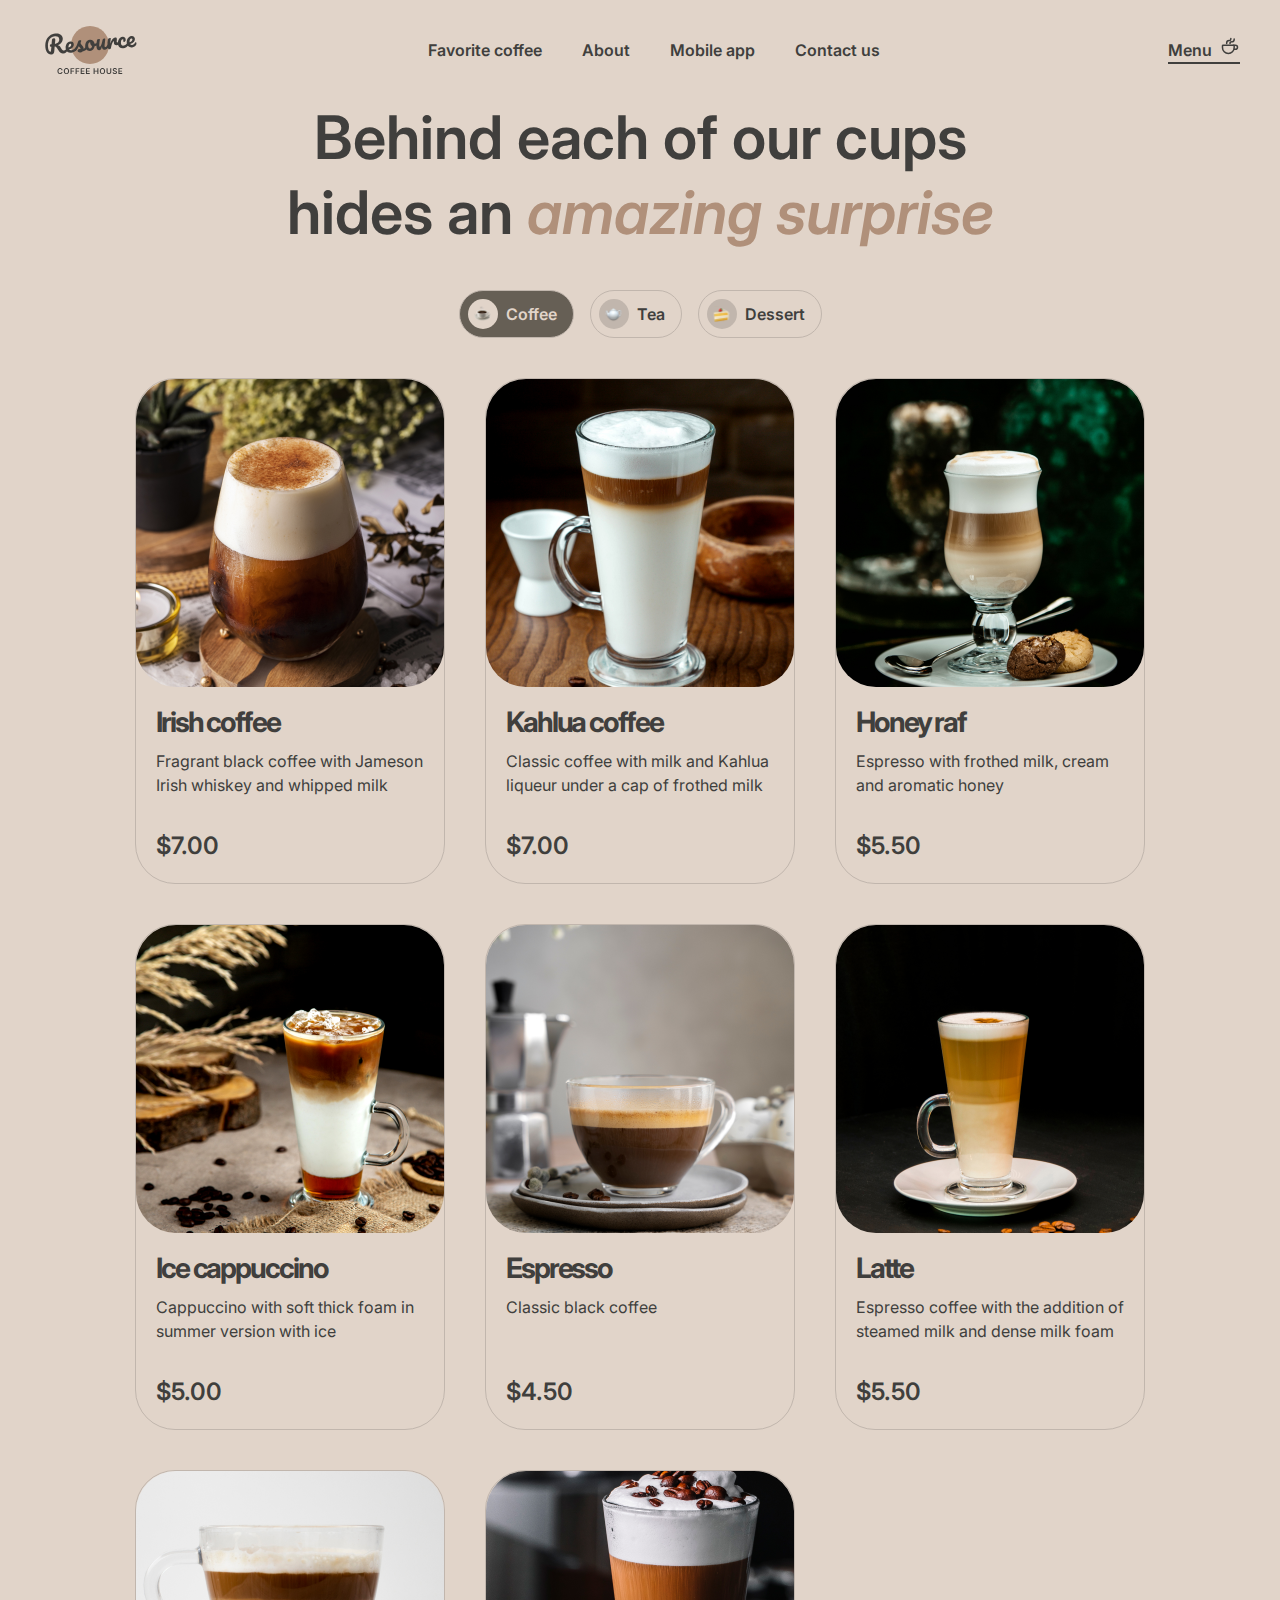
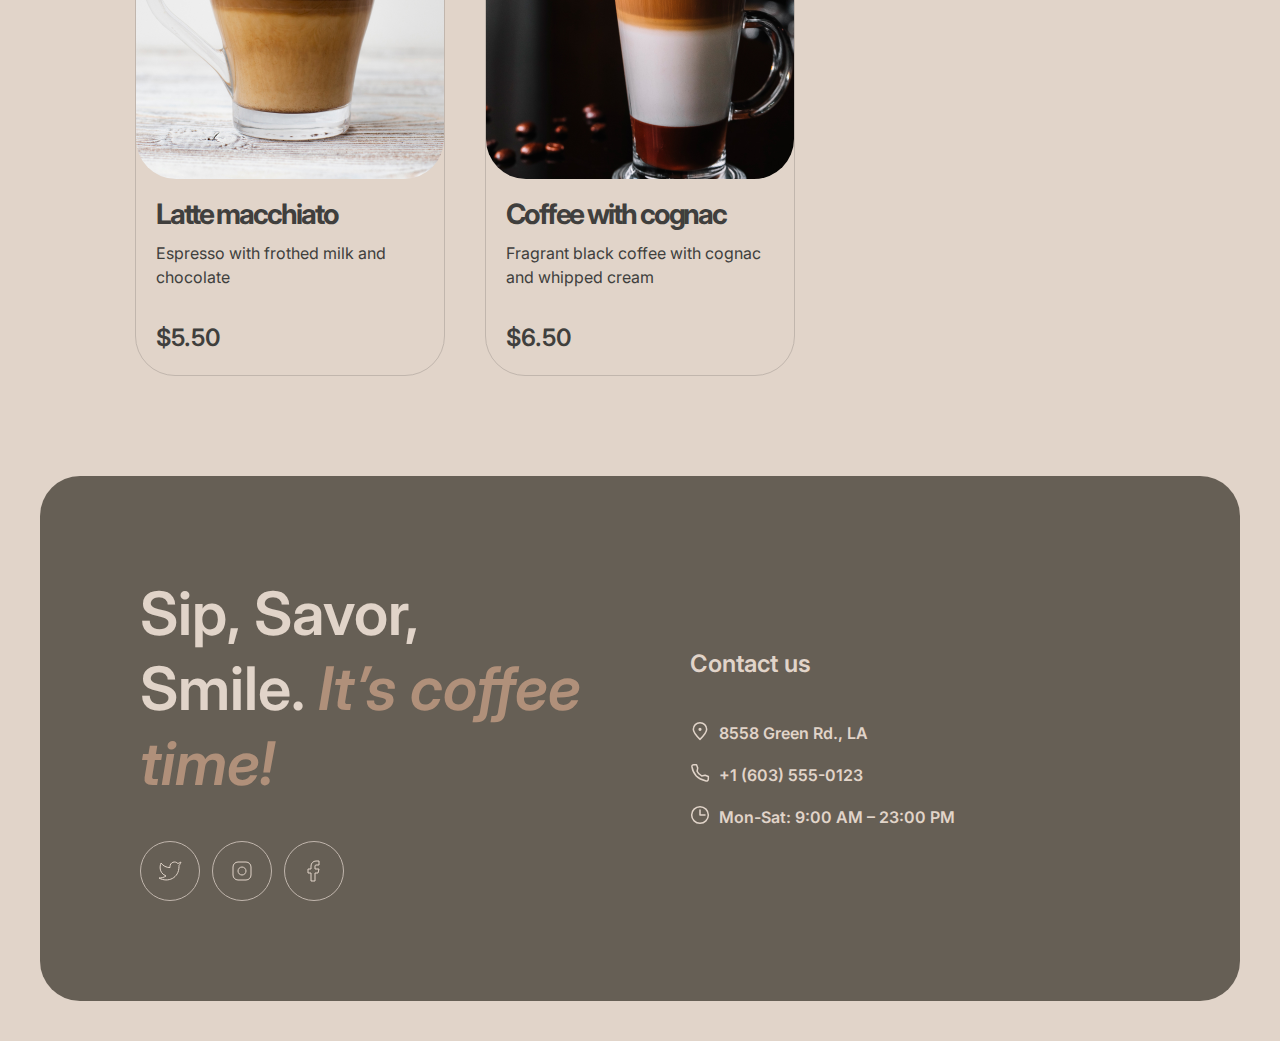
<file: menu.html>
<!DOCTYPE html>
<html lang="en">
<head>
    <meta charset="UTF-8">
    <meta name="viewport" content="width=device-width, initial-scale=1.0">
    <title>Document</title>
    <link rel="stylesheet" href="./css/normalize.css">
    <link rel="preconnect" href="https://fonts.googleapis.com">
    <link rel="preconnect" href="https://fonts.gstatic.com" crossorigin>
    <link href="https://fonts.googleapis.com/css2?family=Inter:wght@400;600&display=swap" rel="stylesheet">
    <link rel="stylesheet" href="./css/menu.css">
    <link rel="icon" href="./images/fav.ico">
</head>
<body>
    <header>
        <h1>logo</h1>
        <a href="index.html">
            <img class="logo" src="./images/logo.svg" alt="logo-coffee">
        </a>
        
        
        <nav class="nav-menu">
            <ul>
                <li><a href="./index.html#favorite">Favorite coffee</a></li>
                <li><a href="./index.html#about">About</a></li>
                <li><a href="./index.html#mobile">Mobile app</a></li>
                <li><a href="#footer">Contact us</a></li>
            </ul>
        </nav>
        <div class="menu menu-default" id="menuIconBlock">
            <a href="./menu.html">Menu
                <img src="./images/coffee-cup.svg" alt="coffee cup">
            </a>            
        </div>
        <div class="mobile-menu">
            <span></span>
            <span></span>
         </div>
    </header>
    <main>
        <section class="offer">
            <h2>enjoy</h2>
            <div class="offer-header">
                Behind each of our cups hides an <span>amazing surprise</span>
            </div>
            <div class="offer-tabs">
                <div class="tab-item tab-item-active" data-tab="#coffee">
                    <div class="tab-img tab-img-active">
                        <img src="./images/coffee-tab.svg" alt="coffee-tab">
                    </div>
                    <div class="tab-name tab-name-active">Coffee</div>
                </div>
                <div class="tab-item" data-tab="#tea">
                    <div class="tab-img">
                        <img src="./images/tea-tab.svg" alt="tea-tab">
                    </div>                    
                    <div class="tab-name">Tea</div>
                </div>
                <div class="tab-item" data-tab="#dessert">
                    <div class="tab-img">
                        <img src="./images/dessert-tab.svg" alt="dessert-tab">
                    </div>                    
                    <div class="tab-name">Dessert</div>
                </div>
            </div>
        </section>
        <section class="menu-grid">
            <div class="menu-container grid-container grid-container-active" id="coffee">
                <div class="grid-item">                    
                    <div class="item-img">
                        <img src="./images/coffee-1.jpg" alt="Irish coffee">
                    </div>
                    <div class="card-item">
                        <div class="item-name">
                            <h3>
                                Irish coffee
                            </h3>
                            <div class="item-descr">
                                Fragrant black coffee with Jameson Irish whiskey and whipped milk
                            </div>
                        </div>
                        <div class="item-price">
                            $7.00
                        </div>
                    </div>
                </div>
                <div class="grid-item">
                    <div class="item-img">
                        <img src="./images/coffee-2.jpg" alt="Kahlua coffee">
                    </div>
                    <div class="card-item">
                        <div class="item-name">
                           <h3>Kahlua coffee</h3>
                           <div class="item-descr">
                                Classic coffee with milk and Kahlua liqueur under a cap of frothed milk
                            </div>                        
                        </div>
                        <div class="item-price">
                            $7.00
                        </div>
                    </div>
                </div>
                <div class="grid-item">
                    <div class="item-img">
                        <img src="./images/coffee-3.jpg" alt="Honey raf">
                    </div>
                    
                    <div class="card-item">
                        <div class="item-name">
                            <h3>Honey raf</h3>
                            <div class="item-descr">
                                Espresso with frothed milk, cream and aromatic honey
                            </div>
                        </div>
                        <div class="item-price">
                            $5.50
                        </div>
                    </div>
                </div>
                <div class="grid-item">   
                    <div class="item-img">
                        <img src="./images/coffee-4.jpg" alt="Ice cappuccino">
                    </div>                    
                    <div class="card-item">
                        <div class="item-name">
                            <h3>Ice cappuccino</h3>   
                            <div class="item-descr">
                                Cappuccino with soft thick foam in summer version with ice
                            </div>                         
                        </div>

                        <div class="item-price">
                            $5.00
                        </div>
                    </div>
                </div>
                <div class="grid-item">       
                    <div class="item-img">
                        <img src="./images/coffee-5.jpg" alt="Espresso">
                    </div>             
                    
                    <div class="card-item">
                        <div class="item-name">
                            <h3>Espresso</h3>
                            <div class="item-descr">
                                Classic black coffee
                            </div>                            
                        </div>
                        <div class="item-price">
                            $4.50
                        </div>
                    </div>
                </div>
                <div class="grid-item">  
                    <div class="item-img">
                        <img src="./images/coffee-6.jpg" alt="Latte">
                    </div>
                    <div class="card-item">
                        <div class="item-name">
                            <h3>Latte</h3>  
                            <div class="item-descr">
                                Espresso coffee with the addition of steamed milk and dense milk foam
                            </div>                          
                        </div>
 
                        <div class="item-price">
                            $5.50
                        </div>
                    </div>
                </div>
                <div class="grid-item">    
                    <div class="item-img">
                        <img src="./images/coffee-7.jpg" alt="Latte macchiato">
                    </div>
                    <div class="card-item">
                        <div class="item-name">
                            <h3>Latte macchiato</h3>
                            <div class="item-descr">
                                Espresso with frothed milk and chocolate
                            </div>                           
                        </div>

                        <div class="item-price">
                            $5.50
                        </div>
                    </div>
                </div>
                <div class="grid-item">  
                    <div class="item-img">
                        <img src="./images/coffee-8.jpg" alt="Coffee with cognac">
                    </div>                  
                    
                    <div class="card-item">
                        <div class="item-name">
                            <h3>Coffee with cognac</h3>
                            <div class="item-descr">
                                Fragrant black coffee with cognac and whipped cream
                            </div>
                        </div>

                        <div class="item-price">
                            $6.50
                        </div>
                    </div>
                </div>
            </div>
            <div class="menu-container grid-container grid-container-disabled" id="tea">
                <div class="grid-item">                    
                    <div class="item-img">
                        <img src="./images/tea-1.jpg" alt="Moroccan">
                    </div>
                    <div class="card-item">
                        <div class="item-name">
                            <h3>
                                Moroccan
                            </h3>
                            <div class="item-descr">
                                Fragrant black tea with the addition of tangerine, cinnamon, honey, lemon and mint
                            </div>
                        </div>
                        <div class="item-price">
                            $4.50
                        </div>
                    </div>
                </div>
                <div class="grid-item">
                    <div class="item-img">
                        <img src="./images/tea-2.jpg" alt="Ginger">
                    </div>
                    <div class="card-item">
                        <div class="item-name">
                           <h3>Ginger</h3>
                           <div class="item-descr">
                                Original black tea with fresh ginger, lemon and honey
                            </div>                        
                        </div>
                        <div class="item-price">
                            $5.00
                        </div>
                    </div>
                </div>
                <div class="grid-item">
                    <div class="item-img">
                        <img src="./images/tea-3.jpg" alt="Cranberry">
                    </div>
                    
                    <div class="card-item">
                        <div class="item-name">
                            <h3>Cranberry</h3>
                            <div class="item-descr">
                                Invigorating black tea with cranberry and honey
                            </div>
                        </div>
                        <div class="item-price">
                            $5.00
                        </div>
                    </div>
                </div>
                <div class="grid-item">   
                    <div class="item-img">
                        <img src="./images/tea-4.jpg" alt="Sea buckthorn">
                    </div>                    
                    <div class="card-item">
                        <div class="item-name">
                            <h3>Sea buckthorn</h3>   
                            <div class="item-descr">
                                Toning sweet black tea with sea buckthorn, fresh thyme and cinnamon
                            </div>                         
                        </div>

                        <div class="item-price">
                            $5.50
                        </div>
                    </div>
                </div>
                
            </div>
            <div class="menu-container grid-container grid-container-disabled" id="dessert">
                <div class="grid-item">                    
                    <div class="item-img">
                        <img src="./images/dessert-1.jpg" alt="Marble cheesecake">
                    </div>
                    <div class="card-item">
                        <div class="item-name">
                            <h3>
                                Marble cheesecake
                            </h3>
                            <div class="item-descr">
                                Philadelphia cheese with lemon zest on a light sponge cake and red currant jam
                            </div>
                        </div>
                        <div class="item-price">
                            $3.50
                        </div>
                    </div>
                </div>
                <div class="grid-item">
                    <div class="item-img">
                        <img src="./images/dessert-2.jpg" alt="Red velvet">
                    </div>
                    <div class="card-item">
                        <div class="item-name">
                            <h3>Red velvet</h3>
                            <div class="item-descr">
                                Layer cake with cream cheese frosting
                            </div>                        
                        </div>
                        <div class="item-price">
                            $4.00
                        </div>
                    </div>
                </div>
                <div class="grid-item">
                    <div class="item-img">
                        <img src="./images/dessert-3.jpg" alt="Cheesecakes">
                    </div>
                    
                    <div class="card-item">
                        <div class="item-name">
                            <h3>Cheesecakes</h3>
                            <div class="item-descr">
                                Soft cottage cheese pancakes with sour cream and fresh berries and sprinkled with powdered sugar
                            </div>
                        </div>
                        <div class="item-price">
                            $4.50
                        </div>
                    </div>
                </div>
                <div class="grid-item">   
                    <div class="item-img">
                        <img src="./images/dessert-4.jpg" alt="Creme brulee">
                    </div>                    
                    <div class="card-item">
                        <div class="item-name">
                            <h3>Creme brulee</h3>   
                            <div class="item-descr">
                                Delicate creamy dessert in a caramel basket with wild berries
                            </div>                         
                        </div>

                        <div class="item-price">
                            $4.00
                        </div>
                    </div>
                </div>
                <div class="grid-item">       
                    <div class="item-img">
                        <img src="./images/dessert-5.jpg" alt="Pancakes">
                    </div>             
                    
                    <div class="card-item">
                        <div class="item-name">
                            <h3>Pancakes</h3>
                            <div class="item-descr">
                                Tender pancakes with strawberry jam and fresh strawberries
                            </div>                            
                        </div>
                        <div class="item-price">
                            $4.50
                        </div>
                    </div>
                </div>
                <div class="grid-item">  
                    <div class="item-img">
                        <img src="./images/dessert-6.jpg" alt="Honey cake">
                    </div>
                    <div class="card-item">
                        <div class="item-name">
                            <h3>Honey cake</h3>  
                            <div class="item-descr">
                                Classic honey cake with delicate custard
                            </div>                          
                        </div>
 
                        <div class="item-price">
                            $4.50
                        </div>
                    </div>
                </div>
                <div class="grid-item">    
                    <div class="item-img">
                        <img src="./images/dessert-7.jpg" alt="Chocolate cake">
                    </div>
                    <div class="card-item">
                        <div class="item-name">
                            <h3>Chocolate cake</h3>
                            <div class="item-descr">
                                Cake with hot chocolate filling and nuts with dried apricots
                            </div>                           
                        </div>

                        <div class="item-price">
                            $5.50
                        </div>
                    </div>
                </div>
                <div class="grid-item">  
                    <div class="item-img">
                        <img src="./images/dessert-8.jpg" alt="Black forest">
                    </div>                  
                    
                    <div class="card-item">
                        <div class="item-name">
                            <h3>Black forest</h3>
                            <div class="item-descr">
                                A combination of thin sponge cake with cherry jam and light chocolate mousse
                            </div>
                        </div>

                        <div class="item-price">
                            $6.50
                        </div>
                    </div>
                </div>
            </div>
            <div class="btn-more">
                <svg xmlns="http://www.w3.org/2000/svg" width="24" height="24" viewBox="0 0 24 24" fill="none">
                    <path d="M21.8883 13.5C21.1645 18.3113 17.013 22 12 22C6.47715 22 2 17.5228 2 12C2 6.47715 6.47715 2 12 2C16.1006 2 19.6248 4.46819 21.1679 8" stroke="#403F3D" stroke-linecap="round" stroke-linejoin="round"/>
                    <path d="M17 8H21.4C21.7314 8 22 7.73137 22 7.4V3" stroke="#403F3D" stroke-linecap="round" stroke-linejoin="round"/>
                </svg>
            </div>
            <div class="modal" id="modal">
                <div class="modal-body">
                    <div class="modal-content">
                        
                        <div class="modal-img">

                        </div>

                        <div class="modal-info">
                            <div class="modal-name"></div>
                            <div class="modal-descr"></div>
                            <div class="modal-size"></div>
                            <div class="modal-add"></div>
                            <div class="modal-price-block">
                                <h4>Total:</h4>
                                <p></p>
                            </div>
                            <div class="modal-add-info">
                                <div class="modal-add-info-icon">
                                    <svg xmlns="http://www.w3.org/2000/svg" width="16" height="16" viewBox="0 0 16 16" fill="none">
                                        <g clip-path="url(#clip0_268_9737)">
                                          <path d="M8 7.66663V11" stroke="#403F3D" stroke-linecap="round" stroke-linejoin="round"/>
                                          <path d="M8 5.00667L8.00667 4.99926" stroke="#403F3D" stroke-linecap="round" stroke-linejoin="round"/>
                                          <path d="M8.00016 14.6667C11.6821 14.6667 14.6668 11.6819 14.6668 8.00004C14.6668 4.31814 11.6821 1.33337 8.00016 1.33337C4.31826 1.33337 1.3335 4.31814 1.3335 8.00004C1.3335 11.6819 4.31826 14.6667 8.00016 14.6667Z" stroke="#403F3D" stroke-linecap="round" stroke-linejoin="round"/>
                                        </g>
                                        <defs>
                                          <clipPath id="clip0_268_9737">
                                            <rect width="16" height="16" fill="white"/>
                                          </clipPath>
                                        </defs>
                                    </svg>
                                </div>
                                <p>The cost is not final. Download our mobile app to see the final price and place your order. Earn loyalty points and enjoy your favorite coffee with up to 20% discount.</p>
                            </div>
                            <div class="modal-close">Close</div>
                        </div>
                    </div>
                </div>
            </div>
        </section>
    </main>
    <footer id="footer">
        <div class="footer-container">
            <div class="footer-offer">
                <p>Sip, Savor, Smile. <span>It’s coffee time!</span></p>
                <div class="socials">
                    <a href="" class="btn-icon">
                        <svg xmlns="http://www.w3.org/2000/svg" width="24" height="24" viewBox="0 0 24 24" fill="none">
                            <path d="M23 3.01006C23 3.01006 20.9821 4.20217 19.86 4.54006C19.2577 3.84757 18.4573 3.35675 17.567 3.13398C16.6767 2.91122 15.7395 2.96725 14.8821 3.29451C14.0247 3.62177 13.2884 4.20446 12.773 4.96377C12.2575 5.72309 11.9877 6.62239 12 7.54006V8.54006C10.2426 8.58562 8.50127 8.19587 6.93101 7.4055C5.36074 6.61513 4.01032 5.44869 3 4.01006C3 4.01006 -1 13.0101 8 17.0101C5.94053 18.408 3.48716 19.109 1 19.0101C10 24.0101 21 19.0101 21 7.51006C20.9991 7.23151 20.9723 6.95365 20.92 6.68006C21.9406 5.67355 23 3.01006 23 3.01006Z"/>
                        </svg>
                    </a>
                    <a href="" class="btn-icon">
                        <svg xmlns="http://www.w3.org/2000/svg" width="24" height="24" viewBox="0 0 24 24" fill="none">
                            <path d="M12 16C14.2091 16 16 14.2091 16 12C16 9.79086 14.2091 8 12 8C9.79086 8 8 9.79086 8 12C8 14.2091 9.79086 16 12 16Z"/>
                            <path d="M3 16V8C3 5.23858 5.23858 3 8 3H16C18.7614 3 21 5.23858 21 8V16C21 18.7614 18.7614 21 16 21H8C5.23858 21 3 18.7614 3 16Z"/>
                            <path d="M17.5 6.51L17.51 6.49889"/>
                        </svg>
                    </a>
                    <a href="" class="btn-icon">
                        <svg xmlns="http://www.w3.org/2000/svg" width="24" height="24" viewBox="0 0 24 24" fill="none">
                            <path d="M17 2H14C12.6739 2 11.4021 2.52678 10.4645 3.46447C9.52678 4.40215 9 5.67392 9 7V10H6V14H9V22H13V14H16L17 10H13V7C13 6.73478 13.1054 6.48043 13.2929 6.29289C13.4804 6.10536 13.7348 6 14 6H17V2Z"/>
                        </svg>
                    </a>
                </div>
            </div>
            <div class="footer-contacts">
                <div class="contacts-header">Contact us</div>
                <div class="contacts">
                    <div class="contact-item">
                        <div class="item">
                            <a href="https://maps.app.goo.gl/TKBFmfKyZFC1YmaA7" target="_blank">
                            <svg xmlns="http://www.w3.org/2000/svg" width="20" height="20" viewBox="0 0 20 20" fill="none">
                                <path d="M16.6663 8.33329C16.6663 12.0152 9.99967 18.3333 9.99967 18.3333C9.99967 18.3333 3.33301 12.0152 3.33301 8.33329C3.33301 4.65139 6.31778 1.66663 9.99967 1.66663C13.6816 1.66663 16.6663 4.65139 16.6663 8.33329Z" stroke="#E1D4C9" stroke-width="1.5"/>
                                <path d="M10.0003 9.16667C10.4606 9.16667 10.8337 8.79357 10.8337 8.33333C10.8337 7.8731 10.4606 7.5 10.0003 7.5C9.54009 7.5 9.16699 7.8731 9.16699 8.33333C9.16699 8.79357 9.54009 9.16667 10.0003 9.16667Z" fill="#E1D4C9" stroke="#E1D4C9" stroke-width="1.5" stroke-linecap="round" stroke-linejoin="round"/>
                            </svg>
                            8558 Green Rd.,  LA
                            </a>
                        </div>                        
                    </div>
                    <div class="contact-item">
                        <div class="item">
                            <a href="tel:+1(603)555-0123">
                            <svg xmlns="http://www.w3.org/2000/svg" width="20" height="20" viewBox="0 0 20 20" fill="none">
                                <path d="M15.0984 12.2516L11.6665 12.9166C9.34845 11.7531 7.91654 10.4166 7.08321 8.33329L7.72483 4.89154L6.51197 1.66663L3.72946 1.66663C2.60191 1.66663 1.71466 2.59958 1.90108 3.71161C2.29888 6.08454 3.37231 10.0391 6.24987 12.9166C9.27338 15.9401 13.5661 17.3318 16.1378 17.9288C17.299 18.1983 18.3332 17.2908 18.3332 16.0988L18.3332 13.4843L15.0984 12.2516Z" stroke="#E1D4C9" stroke-width="1.5" stroke-linecap="round" stroke-linejoin="round"/>
                            </svg>
                            +1 (603) 555-0123
                            </a>
                        </div>
                    </div>
                    <div class="contact-item">
                        <div class="item">
                            <a href="">
                                <svg xmlns="http://www.w3.org/2000/svg" width="20" height="20" viewBox="0 0 20 20" fill="none">
                                    <g clip-path="url(#clip0_217_1736)">
                                      <path d="M10 5L10 10L15 10" stroke="#E1D4C9" stroke-width="1.5" stroke-linecap="round" stroke-linejoin="round"/>
                                      <path d="M10.0003 18.3333C14.6027 18.3333 18.3337 14.6023 18.3337 9.99996C18.3337 5.39759 14.6027 1.66663 10.0003 1.66663C5.39795 1.66663 1.66699 5.39759 1.66699 9.99996C1.66699 14.6023 5.39795 18.3333 10.0003 18.3333Z" stroke="#E1D4C9" stroke-width="1.5" stroke-linecap="round" stroke-linejoin="round"/>
                                    </g>
                                    <defs>
                                      <clipPath id="clip0_217_1736">
                                        <rect width="20" height="20" fill="white"/>
                                      </clipPath>
                                    </defs>
                                </svg>
                                Mon-Sat: 9:00 AM – 23:00 PM
                            </a>
                        </div>
                    </div>
                </div>               
            </div>
        </div>
    </footer>
    <script src="./js/index.js"></script>
    <script src="./js/menu.js"></script>
</body>
</html>
</file>
<file: css/menu.css>
:root {
    --text-dark: #403F3D;
    --text-light: #E1D4C9;
    --background-body: #E1D4C9;
    --text-accent: #B0907A;
    --border-dark: #665F55;
    --border-light: #C1B6AD;   
}
* {
    margin: 0;
    padding: 0;
    box-sizing: border-box;
    scroll-behavior: smooth;
    font-family: 'Inter', sans-serif;
}
body {
    background-color: #E1D4C9;
}
header {
    max-width: 1440px;
    margin: 20px auto;
    padding: 0 40px;
    display: flex;
    align-items: center;
    justify-content: space-between;
    color: var(--text-dark);
    font-size: 16px;
    font-style: normal;
    font-weight: 600;
    line-height: 150%;
}
h1 {
    display: none;
}
.logo {
    display: block;
}
.nav-menu {
    padding: 2px 0;
}
.nav-menu ul {
    display: flex;
    column-gap: 40px;
    
    
}
.nav-menu ul li {
    list-style-type: none;
    position: relative;
}
.nav-menu ul li a {
    color: var(--text-dark);
    font-size: 16px;
    font-style: normal;
    font-weight: 600;
    line-height: 150%;
    text-decoration: none;
}
.nav-menu ul li a:after {
	display: block;
	position: absolute;
	left: 0; 
	width: 0;
	height: 2px;
	background-color: var(--text-dark);    
	content: "";
	transition: width 0.5s ease-in;
}
.nav-menu ul li a:focus:after {
	width: 100%;
}
.mobile-menu {
    display: none;
}
.menu {
    display: flex;
    flex-direction: column;
    justify-content: flex-end;  
    position: relative;  
}
.menu a{
    text-decoration: none;
    padding-bottom: 4px;
    color: var(--text-dark);
    
}
.menu a::after {
	display: block;
	position: absolute;
	left: 0; 
	width: 100%;
	height: 2px;
	background-color: var(--text-dark);    
	content: "";	
}
.menu-default {
    pointer-events: none;
    cursor: default;
}

.menu img {
    padding-top: 1px;
    padding-left: 4px;
}
main {
    height: auto;
    max-width: 1440px;
    margin: 0 auto;
    padding: 0 40px;
}
section h2 {
    display: none;
}
.offer-header {
    max-width: 800px;
    margin: 0 auto;    
    color: var(--text-dark);
    text-align: center;
    font-size: 60px;
    font-style: normal;
    font-weight: 600;
    line-height: 125%;
}

.offer-header span {
    color: var(--text-accent);
    font-style: italic;
}
.offer-tabs {
    margin-top: 40px;
    display: flex;
    justify-content: center;
    column-gap: 16px;
}
.tab-item {
    display: flex;
    padding: 8px 16px 8px 8px;
    justify-content: center;
    align-items: center;
    gap: 8px;
    border-radius: 100px;
    border: 1px solid var(--border-light);
}
.tab-item-active {    
    background: var(--border-dark);
}
.tab-img {
    display: flex;
    padding: 3px 7px;
    width: 30px;
    height: 30px;
    justify-content: center;
    align-items: center;
    border-radius: 100px;
    background: var(--border-light);
}
.tab-item-active .tab-img {
    background: var(--background-body);
}
.tab-name {
    color: var(--text-dark);
    font-size: 16px;
    font-style: normal;
    font-weight: 600;
    line-height: 150%;
}
.tab-item-active .tab-name {
    background: var(--border-dark);
    color: var(--text-light);
}
.menu-grid {
    margin-top: 40px;
}
.menu-container {
    width: 100%;
    margin: 0 auto;
}
.grid-container {
    
    width: 100%;
    margin: 0 auto;
    grid-template-columns: repeat(auto-fill, 310px);
    justify-content: center;
    justify-items: center;
    gap: 40px;
}
.grid-container-active {
    display: grid;
}
.grid-container-disabled {
    display: none;
}
.grid-item {
    position: relative;   
    display: flex;  
    width: 310px;  
    min-height: 506px;
    flex-direction: column;    
    border-radius: 40px;
    box-sizing: border-box;
    border: 1px solid var(--border-light);    
}
.item-img {
    border-radius: 40px;
    box-sizing: border-box;    
    width: 308px;
    height: 308px;
    display: flex;
    overflow: hidden;
}
.item-img img {
    width: 340px;
    height: 340px;
    object-fit: cover;
    object-position: -14px -14px;
}
.card-item {
    padding: 20px;
    height: 194px;
    display: flex;
    flex-direction: column;
    justify-content: space-between;
    row-gap: 12px;
    color: var(--text-dark);
    font-size: 24px;
    font-style: normal;
    font-weight: 600;
    line-height: 125%; 
}
.item-name h3 {
    letter-spacing: -0.075em;
}
.item-descr {
    margin-top: 12px;    
    font-size: 16px;
    font-weight: 400;
    line-height: 150%;
}
.btn-more {
    display: none;
}
footer {
    max-width: 1440px;
    margin: 100px auto 40px;    
    box-sizing: border-box;
 
}
.footer-container {
    margin: 0 40px;
    border-radius: 40px;
    background: var(--border-dark);
    display: flex;    
    justify-content: space-between;
    column-gap: 100px;
    padding: 100px;

}
.footer-offer {
    flex: 1 0 0;
}
.footer-offer p{
    color: var(--text-light);
    font-size: 60px;
    font-style: normal;
    font-weight: 600;
    line-height: 125%;
}
.footer-offer p span {
    color: var(--text-accent, #B0907A);
    font-style: italic;
}
.socials {
    margin-top: 40px;
    display: flex;
    column-gap: 12px;
}
.btn-icon {
    display: flex;
    width: 60px;
    height: 60px;
    justify-content: center;
    align-items: center;
    border-radius: 100px;
    border: 1px solid var(--border-light);
    transition: 0.5s ease-in;
    cursor: pointer;
}
.btn-icon svg {
    stroke: #E1D4C9;
}
.footer-contacts {
    color: var(--text-light);
    flex: 1 0 0;
    display: flex;
    flex-direction: column;
    justify-content: center;
    
}
.contacts-header {    
    font-size: 24px;
    font-style: normal;
    font-weight: 600;
    line-height: 125%;
}
.contacts {
    margin-top: 40px;
    display: flex;
    flex-direction: column;
    row-gap: 16px;
    
}
.item {    
    position: relative;
    
}
.item a {
    color: var(--text-light);
    text-decoration: none;
    font-size: 16px;
    font-style: normal;
    font-weight: 600;
    line-height: 150%;
    position: relative; 
   
}

.item a:after {
	display: block;
	position: absolute;
	left: 0; 
	width: 0;
	height: 2px;
	background-color: #E1D4C9;;    
	content: "";
	transition: width 0.5s ease-in;
}
.item a svg {
    margin-right: 5px;
    position: relative;
    top: 2px;
}
@media (max-width: 768px) {
    .nav-menu {
        margin-top: 100px;
        position: fixed;
        top: 0;
        right: -100%;
        width: 100%;
        height: 100%;
        background: var(--background-body, #E1D4C9);
        padding: 0;      
        
        padding: 60px 40px 0 40px;
        transition: right 0.5s ease 0s;
        overflow: auto;
        z-index: 10;       
    }
    .nav-menu-active {
        right: 0;
    }
    .nav-menu ul {
        
        height: 100%;
        gap: 50px;
        flex-direction: column;
        
    }
    .nav-menu ul li {
        
        color: var(--text-dark);
        text-align: center;
        
        font-weight: 600;
        line-height: 125%;
    }
    .nav-menu ul li a {
        font-size: 32px;
    }
    header a {
        z-index: 20;
    }
    .mobile-menu {
        display: flex;
        position: relative;
        flex-direction: column;
        gap: 8px;
        width: 44px;
        height: 44px;
        justify-content: center;
        align-items: center;
        border-radius: 100px;
        border: 1px solid var(--border-dark, #665F55);
        z-index: 1000;
        
    }
    .mobile-menu span {        
        display: block;
        height: 2px;
        width: 16px;
        background-color: var(--text-dark);
        transition: all 0.5s ease 0s;
        
    }
    .mobile-menu-active span:nth-child(1) {
        transition: all 0.5s ease 0s;
        position: absolute;
        transform: rotate(45deg);
        top: 50%;
    }
    .mobile-menu-active span:nth-child(2) {
        transition: all 0.5s ease 0s;
        position: absolute;
        transform: rotate(-45deg);
        top: 50%;
    }


    .menu {
        display: none;
        z-index: 50;
    }
    .menu a::after {
        display: none;
    }
    .menu-active {
        display: block;
        margin-top: 50px;
        color: var(--text-dark);
        text-align: center;
        font-size: 32px;
        font-weight: 600;
        line-height: 125%;
        
    }  
    .menu-active a img {
        width: 40px;
        height: 40px;        
    }
    /* .grid-item:nth-child(n+5) {
        display: none;
    } */
    .grid-item-disabled {
        display: none;
    }
    .btn-more {
        display: flex;
        margin: 40px auto 0;
        width: 60px;
        height: 60px;
        justify-content: center;
        align-items: center;
        border-radius: 100px;
        border: 1px solid var(--border-dark);
    }
    .footer-container {
        flex-direction: column;
        padding: 100px 60px;
        row-gap: 100px;
    }
}
@media (min-width: 380px) and (max-width: 767px) {
    header {        
        padding: 0 16px;
    }
    main {
        padding: 0 16px;
    }
    .offer-header {       
        font-size: 32px;        
    }
    .offer-tabs {
        column-gap: 8px;
    }
    .footer-container {
        margin: 0 16px;
        padding: 60px 16px;
        row-gap: 40px;
    }
    .footer-offer p {
        font-size: 32px;
        line-height: 125%;
    }
}
@media (hover: hover) {
    .nav-menu ul li a:hover:after {
        width: 100%;
    }
    .tab-item:hover {
        cursor: pointer;
        transition: 0.5s ease-in;
        background: var(--border-dark);
        border: 1px solid var(--border-dark);    
    }
    .tab-item-active:hover {
        cursor: default;
    }
    .tab-item:hover .tab-name {
        color: var(--text-light);
    }
    .grid-item:hover {
        cursor: pointer;
    }
    .grid-item:hover .item-img img {
        width: 100%;
        height: 100%;
        object-fit: contain;
        object-position: 0 0;
        transition: 0.5s ease-in;    
    }
    .btn-icon:hover {
        background: var(--background-body);    
    }
    .btn-icon:hover svg {
        stroke:#403F3D;
    }
    .item a:hover:after {
        width: 100%;
    }
}
/* MODALS */
.modal {
    position: fixed;
    width: 100%;
    height: 100%;
    background-color: rgba(0, 0, 0, 0.8);
    top: 0;
    left: 0;
    visibility: hidden;
    opacity: 0;
    z-index: 100;
}
.modal.open {
    opacity: 1;
    visibility: visible;
}
.modal-body {
    min-height: 100%;
    display: flex;
    justify-content: center;
    align-items: center;
    padding: 100px;
}
.modal-content {
    max-width: 800px;
    color: var(--text-dark);
    border-radius: 40px;
    background: var(--background-body);
    padding: 16px;
    position: relative;
    display: flex;
    justify-content: space-between;
    gap: 20px;
}
.modal-img {
    max-width: 310px;
    max-height: 310px;
    width: 100%;
    height: 100%;
    overflow: hidden;
    border-radius: 40px;
}
.modal-img img {    
    display: block;    
    width: 100%;
    height: 100%;    
    box-sizing: border-box;    
    transform: scale(1.1);
    object-fit: cover;
}
.modal-info {
    display: flex;
    flex-direction: column;
    gap: 20px;
}
.modal-name {
    color: var(--text-dark);
    font-size: 24px;
    font-weight: 600;
    line-height: 125%;
}
.modal-descr {    
    color: var(--text-dark);
    font-size: 16px;
    font-weight: 400;
    line-height: 150%;
}
.modal-price-block {
    display: flex;
    justify-content: space-between;
    color: var(--text-dark);
    font-size: 24px;
    font-weight: 600;
    line-height: 125%;
}
.modal-add-info {
    display: flex;
    padding: 12px 0;
    gap: 8px;
    border-top: 1px solid var(--border-light, #C1B6AD);
}
.modal-add-info svg {
    display: block;
    width: 16px;
    height: 16px;
}
.modal-add-info p {
    color: var(--text-dark);
    font-size: 10px;
    font-weight: 600;
    line-height: 140%;
}
.modal-tabs {
    margin-top: 8px;
    justify-content: start;
    column-gap: 8px;
}
.modal-tabs .tab-item .tab-img {
    color: var(--text-dark);
    text-align: center;
    font-size: 16px;
    font-weight: 600;
    line-height: 150%;
}
.modal-close {   
    border-radius: 100px;
    border: 1px solid var(--border-dark);
    padding: 10px 78px;
    color: var(--text-dark);
    text-align: center;
    font-size: 16px;
    font-style: normal;
    font-weight: 600;
    line-height: 150%;
    cursor: pointer;
}
</file>
